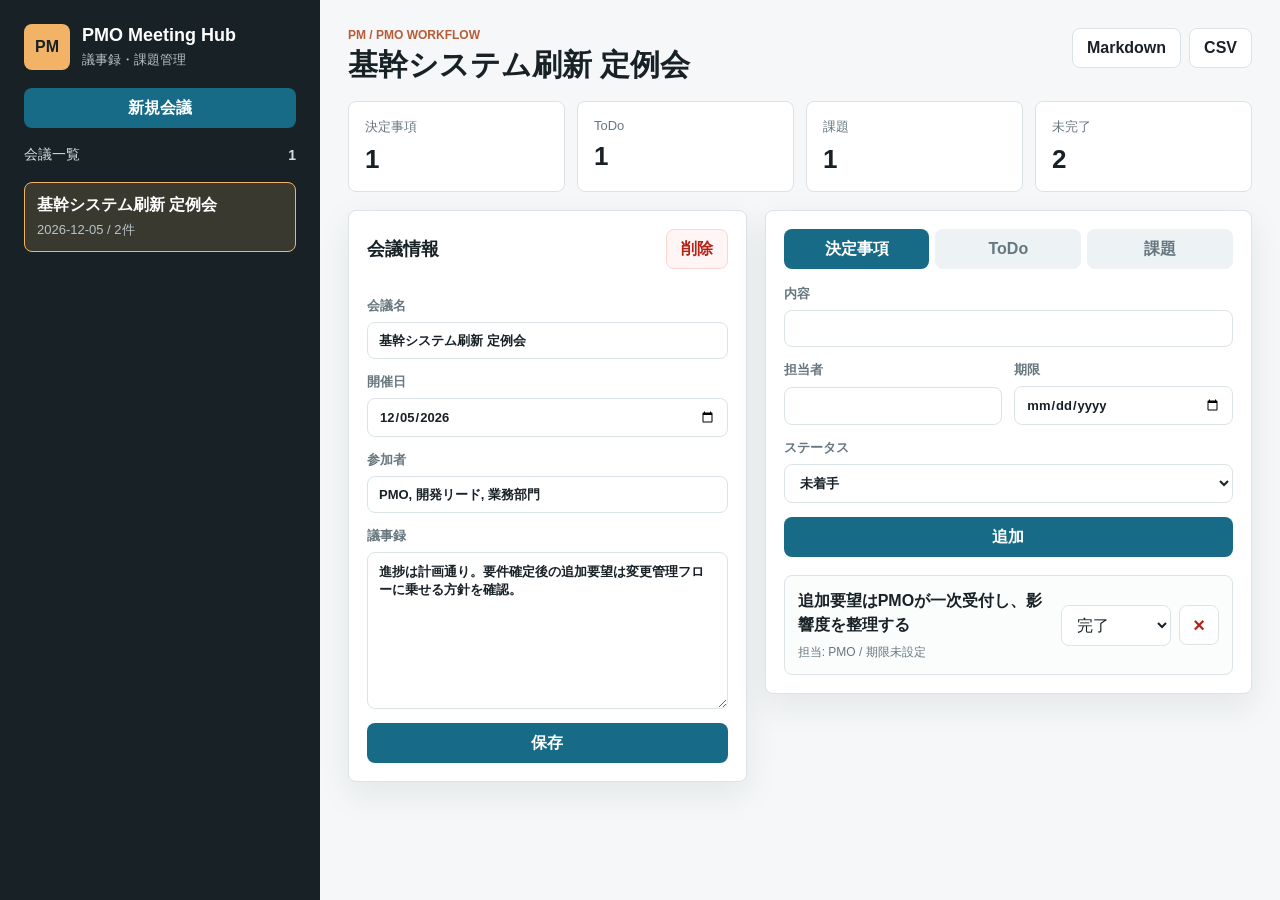
<file: prototype-localstorage/index.html>
<!doctype html>
<html lang="ja">
  <head>
    <meta charset="utf-8" />
    <meta name="viewport" content="width=device-width, initial-scale=1" />
    <title>PMO Meeting Hub</title>
    <link rel="stylesheet" href="styles.css" />
  </head>
  <body>
    <noscript>
      <p class="noscript-warning">このアプリを使うにはJavaScriptを有効にしてください。</p>
    </noscript>
    <div class="app-shell">
      <aside class="sidebar">
        <div class="brand">
          <span class="brand-mark">PM</span>
          <div>
            <h1>PMO Meeting Hub</h1>
            <p>議事録・課題管理</p>
          </div>
        </div>

        <button class="primary-button" id="newMeetingButton" type="button">新規会議</button>

        <div class="meeting-list-header">
          <span>会議一覧</span>
          <strong id="meetingCount">0</strong>
        </div>
        <nav class="meeting-list" id="meetingList" aria-label="会議一覧"></nav>
      </aside>

      <main class="workspace">
        <section class="topbar">
          <div>
            <p class="eyebrow">PM / PMO workflow</p>
            <h2 id="pageTitle">会議を選択</h2>
          </div>
          <div class="topbar-actions">
            <button class="ghost-button" id="exportMarkdownButton" type="button">Markdown</button>
            <button class="ghost-button" id="exportCsvButton" type="button">CSV</button>
          </div>
        </section>

        <section class="summary-strip" aria-label="サマリー">
          <div>
            <span>決定事項</span>
            <strong id="decisionSummary">0</strong>
          </div>
          <div>
            <span>ToDo</span>
            <strong id="todoSummary">0</strong>
          </div>
          <div>
            <span>課題</span>
            <strong id="issueSummary">0</strong>
          </div>
          <div>
            <span>未完了</span>
            <strong id="openSummary">0</strong>
          </div>
        </section>

        <section class="editor-grid">
          <form class="panel meeting-form" id="meetingForm">
            <div class="panel-heading">
              <h3>会議情報</h3>
            <button class="danger-button" id="deleteMeetingButton" type="button" disabled>削除</button>
            </div>

            <label>
              会議名
              <input id="meetingTitle" name="title" required disabled />
            </label>
            <label>
              開催日
              <input id="meetingDate" name="date" type="date" required disabled />
            </label>
            <label>
              参加者
              <input id="meetingAttendees" name="attendees" placeholder="山田, 佐藤, 鈴木" disabled />
            </label>
            <label>
              議事録
              <textarea id="meetingMinutes" name="minutes" rows="9" disabled></textarea>
            </label>
            <button class="primary-button" id="saveMeetingButton" type="button" disabled>保存</button>
          </form>

          <section class="panel item-panel">
            <div class="tabs" role="tablist" aria-label="登録種別">
              <button class="tab is-active" data-tab="decisions" type="button">決定事項</button>
              <button class="tab" data-tab="todos" type="button">ToDo</button>
              <button class="tab" data-tab="issues" type="button">課題</button>
            </div>

            <form class="item-form" id="itemForm">
              <label>
                内容
                <input id="itemText" required disabled />
              </label>
              <div class="field-row">
                <label>
                  担当者
                  <input id="itemOwner" disabled />
                </label>
                <label>
                  期限
                  <input id="itemDueDate" type="date" disabled />
                </label>
              </div>
              <label>
                ステータス
                <select id="itemStatus" disabled>
                  <option value="未着手">未着手</option>
                  <option value="進行中">進行中</option>
                  <option value="完了">完了</option>
                  <option value="保留">保留</option>
                </select>
              </label>
              <button class="primary-button" id="addItemButton" type="button" disabled>追加</button>
            </form>

            <div class="item-list" id="itemList"></div>
          </section>
        </section>
      </main>
    </div>

    <template id="meetingButtonTemplate">
      <button class="meeting-button" type="button">
        <span class="meeting-button-title"></span>
        <span class="meeting-button-meta"></span>
      </button>
    </template>

    <template id="itemTemplate">
      <article class="item-card">
        <div>
          <p class="item-text"></p>
          <div class="item-meta"></div>
        </div>
        <div class="item-actions">
          <select class="status-select" aria-label="ステータス変更">
            <option value="未着手">未着手</option>
            <option value="進行中">進行中</option>
            <option value="完了">完了</option>
            <option value="保留">保留</option>
          </select>
          <button class="icon-button" type="button" aria-label="削除">×</button>
        </div>
      </article>
    </template>

    <script src="app.js"></script>
  </body>
</html>
</file>
<file: prototype-localstorage/styles.css>
:root {
  color-scheme: light;
  --bg: #f5f7f8;
  --panel: #ffffff;
  --line: #dce3e6;
  --text: #172126;
  --muted: #66777f;
  --primary: #176b87;
  --primary-dark: #0f5268;
  --accent: #b85c38;
  --danger: #b42318;
  --shadow: 0 12px 34px rgba(23, 33, 38, 0.08);
}

* {
  box-sizing: border-box;
}

body {
  margin: 0;
  min-height: 100vh;
  background: var(--bg);
  color: var(--text);
  font-family: "Segoe UI", "Yu Gothic UI", "Hiragino Sans", sans-serif;
}

.noscript-warning {
  margin: 0;
  padding: 12px 16px;
  background: #fff5f4;
  color: var(--danger);
  font-weight: 700;
}

button,
input,
textarea,
select {
  font: inherit;
}

button {
  cursor: pointer;
}

.app-shell {
  display: grid;
  grid-template-columns: 320px 1fr;
  min-height: 100vh;
}

.sidebar {
  display: flex;
  flex-direction: column;
  gap: 18px;
  padding: 24px;
  background: #172126;
  color: #ffffff;
}

.brand {
  display: flex;
  gap: 12px;
  align-items: center;
}

.brand-mark {
  display: grid;
  place-items: center;
  width: 46px;
  height: 46px;
  border-radius: 8px;
  background: #f2b366;
  color: #172126;
  font-weight: 800;
}

.brand h1,
.brand p,
.topbar h2,
.topbar p,
.panel h3,
.item-text {
  margin: 0;
}

.brand h1 {
  font-size: 18px;
  line-height: 1.2;
}

.brand p {
  margin-top: 4px;
  color: #b8c4c9;
  font-size: 13px;
}

.primary-button,
.ghost-button,
.danger-button,
.tab,
.icon-button {
  min-height: 40px;
  border: 1px solid transparent;
  border-radius: 8px;
  padding: 0 14px;
  font-weight: 700;
}

.primary-button {
  background: var(--primary);
  color: #ffffff;
}

.primary-button:hover {
  background: var(--primary-dark);
}

.ghost-button {
  background: #ffffff;
  border-color: var(--line);
  color: var(--text);
}

.danger-button {
  background: #fff5f4;
  border-color: #ffd5d0;
  color: var(--danger);
}

.meeting-list-header {
  display: flex;
  justify-content: space-between;
  align-items: center;
  color: #d6e0e4;
  font-size: 14px;
}

.meeting-list {
  display: flex;
  flex-direction: column;
  gap: 8px;
  overflow: auto;
}

.meeting-button {
  display: grid;
  gap: 5px;
  width: 100%;
  min-height: 70px;
  padding: 12px;
  border: 1px solid rgba(255, 255, 255, 0.1);
  border-radius: 8px;
  background: rgba(255, 255, 255, 0.06);
  color: #ffffff;
  text-align: left;
}

.meeting-button.is-active {
  border-color: #f2b366;
  background: rgba(242, 179, 102, 0.16);
}

.meeting-button-title {
  overflow: hidden;
  text-overflow: ellipsis;
  white-space: nowrap;
  font-weight: 700;
}

.meeting-button-meta {
  color: #b8c4c9;
  font-size: 13px;
}

.workspace {
  min-width: 0;
  padding: 28px;
}

.topbar {
  display: flex;
  justify-content: space-between;
  align-items: flex-start;
  gap: 18px;
  margin-bottom: 18px;
}

.eyebrow {
  color: var(--accent);
  font-size: 12px;
  font-weight: 800;
  letter-spacing: 0;
  text-transform: uppercase;
}

.topbar h2 {
  margin-top: 5px;
  font-size: 30px;
  line-height: 1.2;
}

.topbar-actions {
  display: flex;
  gap: 8px;
}

.summary-strip {
  display: grid;
  grid-template-columns: repeat(4, minmax(0, 1fr));
  gap: 12px;
  margin-bottom: 18px;
}

.summary-strip div {
  min-height: 82px;
  padding: 16px;
  border: 1px solid var(--line);
  border-radius: 8px;
  background: var(--panel);
}

.summary-strip span {
  display: block;
  color: var(--muted);
  font-size: 13px;
}

.summary-strip strong {
  display: block;
  margin-top: 8px;
  font-size: 26px;
}

.editor-grid {
  display: grid;
  grid-template-columns: minmax(320px, 0.9fr) minmax(360px, 1.1fr);
  gap: 18px;
  align-items: start;
}

.panel {
  border: 1px solid var(--line);
  border-radius: 8px;
  background: var(--panel);
  box-shadow: var(--shadow);
}

.meeting-form,
.item-panel {
  padding: 18px;
}

.panel-heading {
  display: flex;
  justify-content: space-between;
  align-items: center;
  gap: 12px;
  margin-bottom: 14px;
}

.panel h3 {
  font-size: 18px;
}

form {
  display: grid;
  gap: 14px;
}

label {
  display: grid;
  gap: 7px;
  color: var(--muted);
  font-size: 13px;
  font-weight: 700;
}

input,
textarea,
select {
  width: 100%;
  border: 1px solid var(--line);
  border-radius: 8px;
  background: #ffffff;
  color: var(--text);
  padding: 10px 11px;
}

textarea {
  resize: vertical;
}

.tabs {
  display: grid;
  grid-template-columns: repeat(3, 1fr);
  gap: 6px;
  margin-bottom: 16px;
}

.tab {
  background: #edf2f4;
  color: var(--muted);
}

.tab.is-active {
  background: var(--primary);
  color: #ffffff;
}

.field-row {
  display: grid;
  grid-template-columns: 1fr 1fr;
  gap: 12px;
}

.item-list {
  display: grid;
  gap: 10px;
  margin-top: 18px;
}

.item-card {
  display: grid;
  grid-template-columns: 1fr auto;
  gap: 12px;
  align-items: center;
  min-height: 76px;
  padding: 13px;
  border: 1px solid var(--line);
  border-radius: 8px;
  background: #fbfcfc;
}

.item-text {
  line-height: 1.5;
  overflow-wrap: anywhere;
  font-weight: 700;
}

.item-meta {
  display: flex;
  flex-wrap: wrap;
  gap: 8px;
  margin-top: 7px;
  color: var(--muted);
  font-size: 12px;
}

.item-actions {
  display: flex;
  gap: 8px;
  align-items: center;
}

.status-select {
  width: 110px;
}

.icon-button {
  width: 40px;
  padding: 0;
  background: #ffffff;
  border-color: var(--line);
  color: var(--danger);
  font-size: 20px;
}

.empty-state {
  padding: 26px 12px;
  color: var(--muted);
  text-align: center;
}

@media (max-width: 980px) {
  .app-shell {
    grid-template-columns: 1fr;
  }

  .sidebar {
    min-height: auto;
  }

  .meeting-list {
    max-height: 230px;
  }

  .editor-grid {
    grid-template-columns: 1fr;
  }
}

@media (max-width: 620px) {
  .workspace,
  .sidebar {
    padding: 18px;
  }

  .topbar,
  .item-card {
    grid-template-columns: 1fr;
  }

  .topbar {
    display: grid;
  }

  .topbar-actions,
  .field-row,
  .item-actions {
    display: grid;
    grid-template-columns: 1fr 1fr;
  }

  .summary-strip {
    grid-template-columns: 1fr 1fr;
  }

  .status-select {
    width: 100%;
  }
}
</file>
